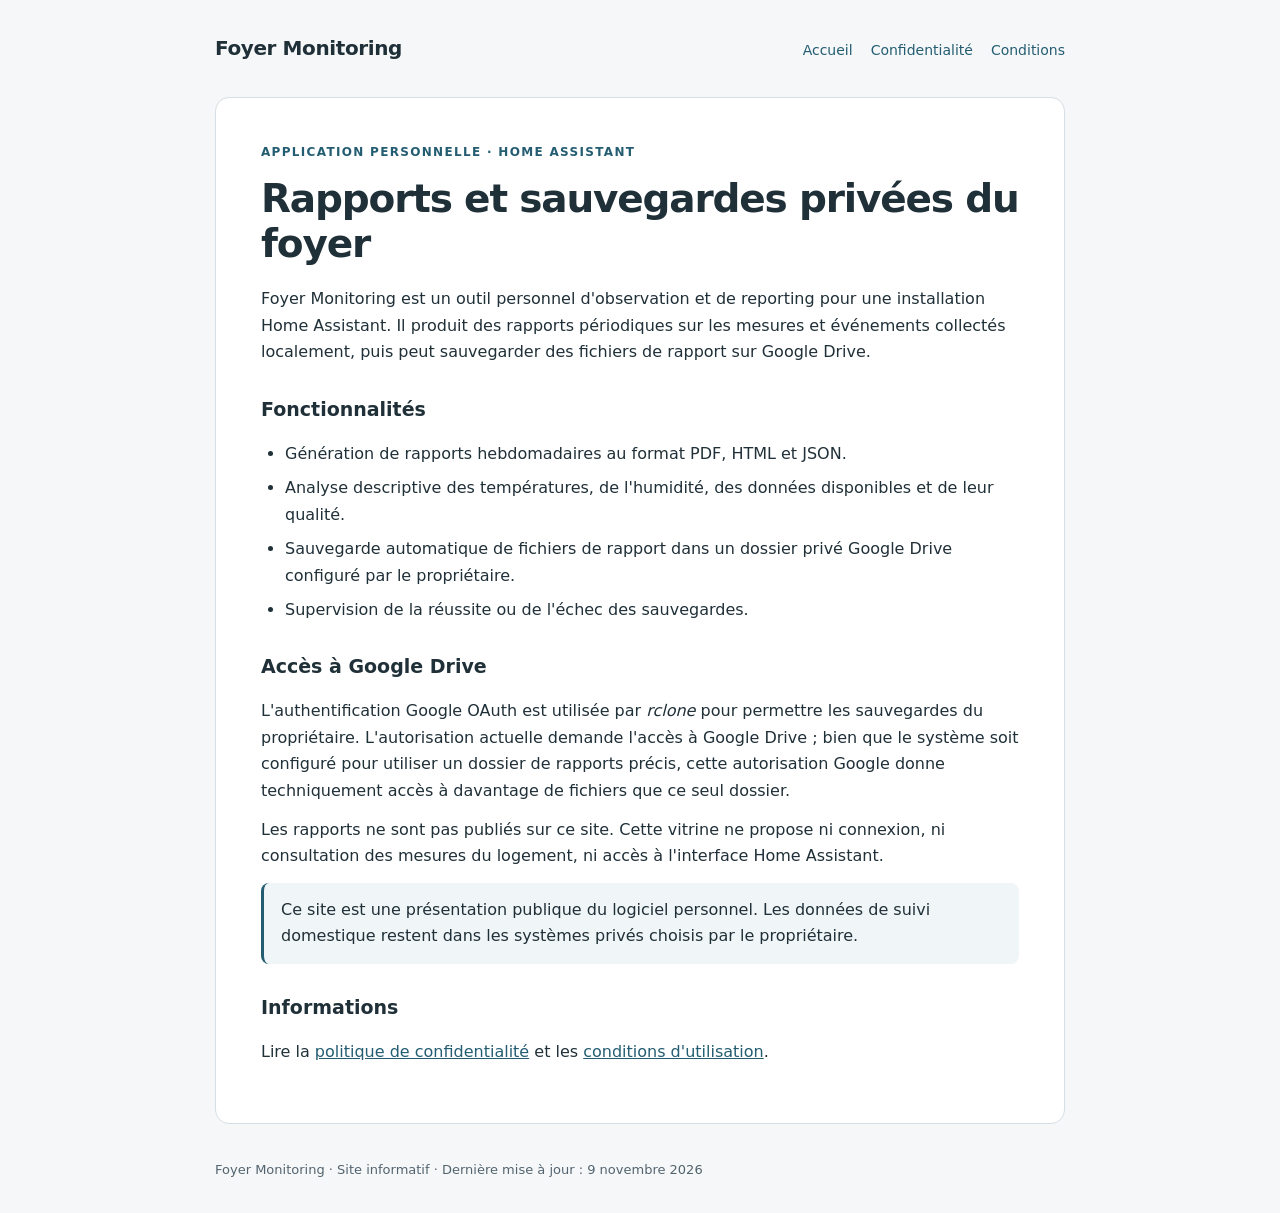
<file: index.html>
<!doctype html>
<html lang="fr"><head><meta charset="utf-8"><meta name="viewport" content="width=device-width,initial-scale=1"><meta name="robots" content="index,follow"><meta name="description" content="Foyer Monitoring, outil personnel de génération et sauvegarde de rapports domotiques."><title>Foyer Monitoring — Présentation</title><link rel="stylesheet" href="style.css"></head>
<body><header><strong>Foyer Monitoring</strong><nav aria-label="Navigation"><a href="index.html" aria-current="page">Accueil</a><a href="confidentialite.html">Confidentialité</a><a href="conditions.html">Conditions</a></nav></header>
<main><p class="eyebrow">Application personnelle · Home Assistant</p><h1>Rapports et sauvegardes privées du foyer</h1>
<p>Foyer Monitoring est un outil personnel d'observation et de reporting pour une installation Home Assistant. Il produit des rapports périodiques sur les mesures et événements collectés localement, puis peut sauvegarder des fichiers de rapport sur Google Drive.</p>
<h2>Fonctionnalités</h2><ul><li>Génération de rapports hebdomadaires au format PDF, HTML et JSON.</li><li>Analyse descriptive des températures, de l'humidité, des données disponibles et de leur qualité.</li><li>Sauvegarde automatique de fichiers de rapport dans un dossier privé Google Drive configuré par le propriétaire.</li><li>Supervision de la réussite ou de l'échec des sauvegardes.</li></ul>
<h2>Accès à Google Drive</h2><p>L'authentification Google OAuth est utilisée par <em>rclone</em> pour permettre les sauvegardes du propriétaire. L'autorisation actuelle demande l'accès à Google Drive ; bien que le système soit configuré pour utiliser un dossier de rapports précis, cette autorisation Google donne techniquement accès à davantage de fichiers que ce seul dossier.</p>
<p>Les rapports ne sont pas publiés sur ce site. Cette vitrine ne propose ni connexion, ni consultation des mesures du logement, ni accès à l'interface Home Assistant.</p>
<p class="note">Ce site est une présentation publique du logiciel personnel. Les données de suivi domestique restent dans les systèmes privés choisis par le propriétaire.</p>
<h2>Informations</h2><p>Lire la <a href="confidentialite.html">politique de confidentialité</a> et les <a href="conditions.html">conditions d'utilisation</a>.</p>
</main><footer>Foyer Monitoring · Site informatif · Dernière mise à jour : 9 novembre 2026</footer></body></html>
</file>
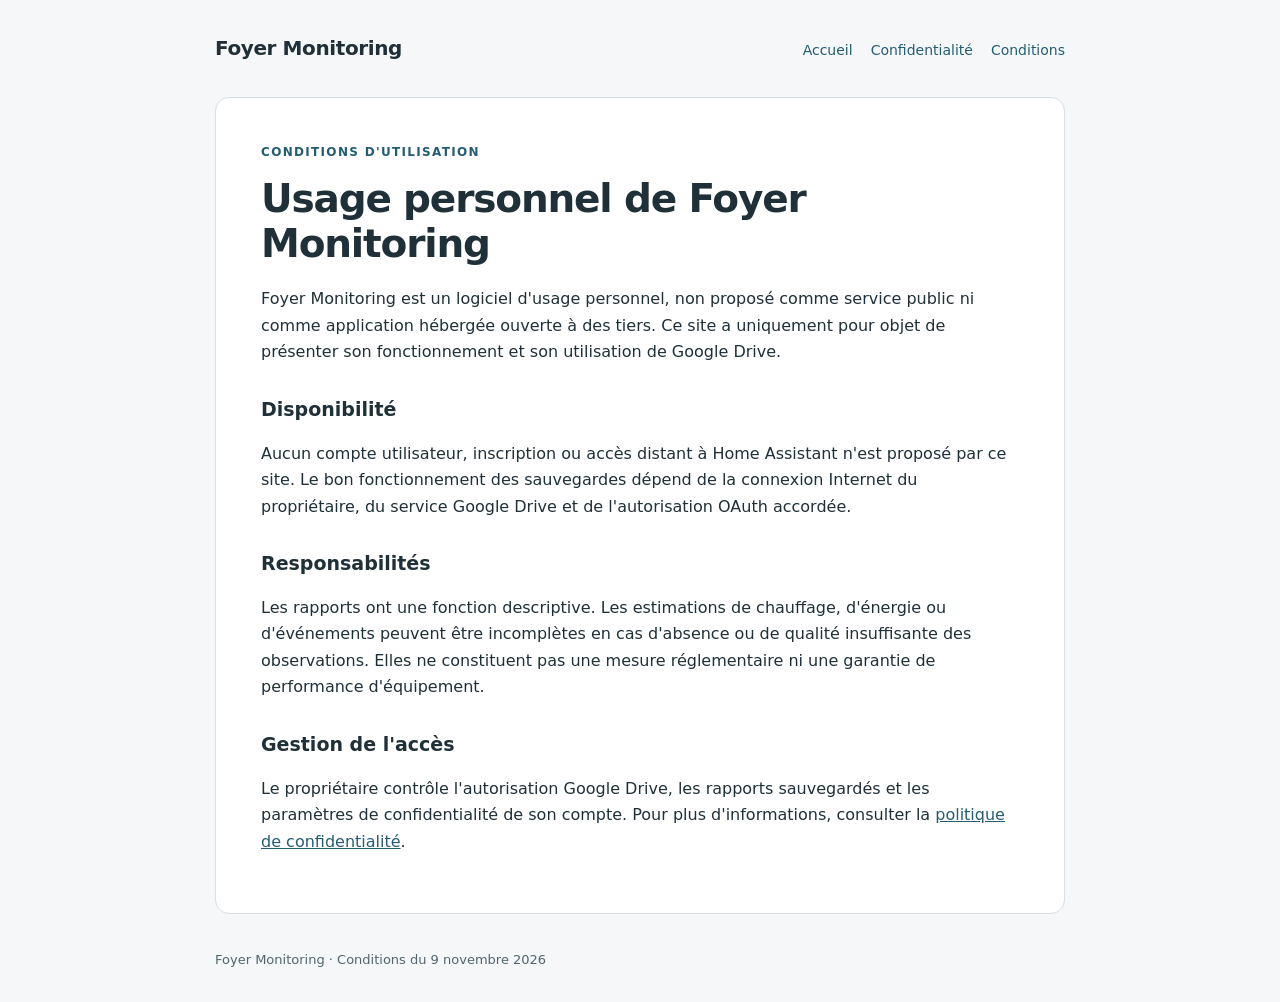
<file: conditions.html>
<!doctype html>
<html lang="fr"><head><meta charset="utf-8"><meta name="viewport" content="width=device-width,initial-scale=1"><meta name="robots" content="index,follow"><title>Conditions d'utilisation — Foyer Monitoring</title><link rel="stylesheet" href="style.css"></head><body><header><strong>Foyer Monitoring</strong><nav aria-label="Navigation"><a href="index.html">Accueil</a><a href="confidentialite.html">Confidentialité</a><a href="conditions.html" aria-current="page">Conditions</a></nav></header><main>
<p class="eyebrow">Conditions d'utilisation</p><h1>Usage personnel de Foyer Monitoring</h1>
<p>Foyer Monitoring est un logiciel d'usage personnel, non proposé comme service public ni comme application hébergée ouverte à des tiers. Ce site a uniquement pour objet de présenter son fonctionnement et son utilisation de Google Drive.</p>
<h2>Disponibilité</h2><p>Aucun compte utilisateur, inscription ou accès distant à Home Assistant n'est proposé par ce site. Le bon fonctionnement des sauvegardes dépend de la connexion Internet du propriétaire, du service Google Drive et de l'autorisation OAuth accordée.</p>
<h2>Responsabilités</h2><p>Les rapports ont une fonction descriptive. Les estimations de chauffage, d'énergie ou d'événements peuvent être incomplètes en cas d'absence ou de qualité insuffisante des observations. Elles ne constituent pas une mesure réglementaire ni une garantie de performance d'équipement.</p>
<h2>Gestion de l'accès</h2><p>Le propriétaire contrôle l'autorisation Google Drive, les rapports sauvegardés et les paramètres de confidentialité de son compte. Pour plus d'informations, consulter la <a href="confidentialite.html">politique de confidentialité</a>.</p>
</main><footer>Foyer Monitoring · Conditions du 9 novembre 2026</footer></body></html>
</file>
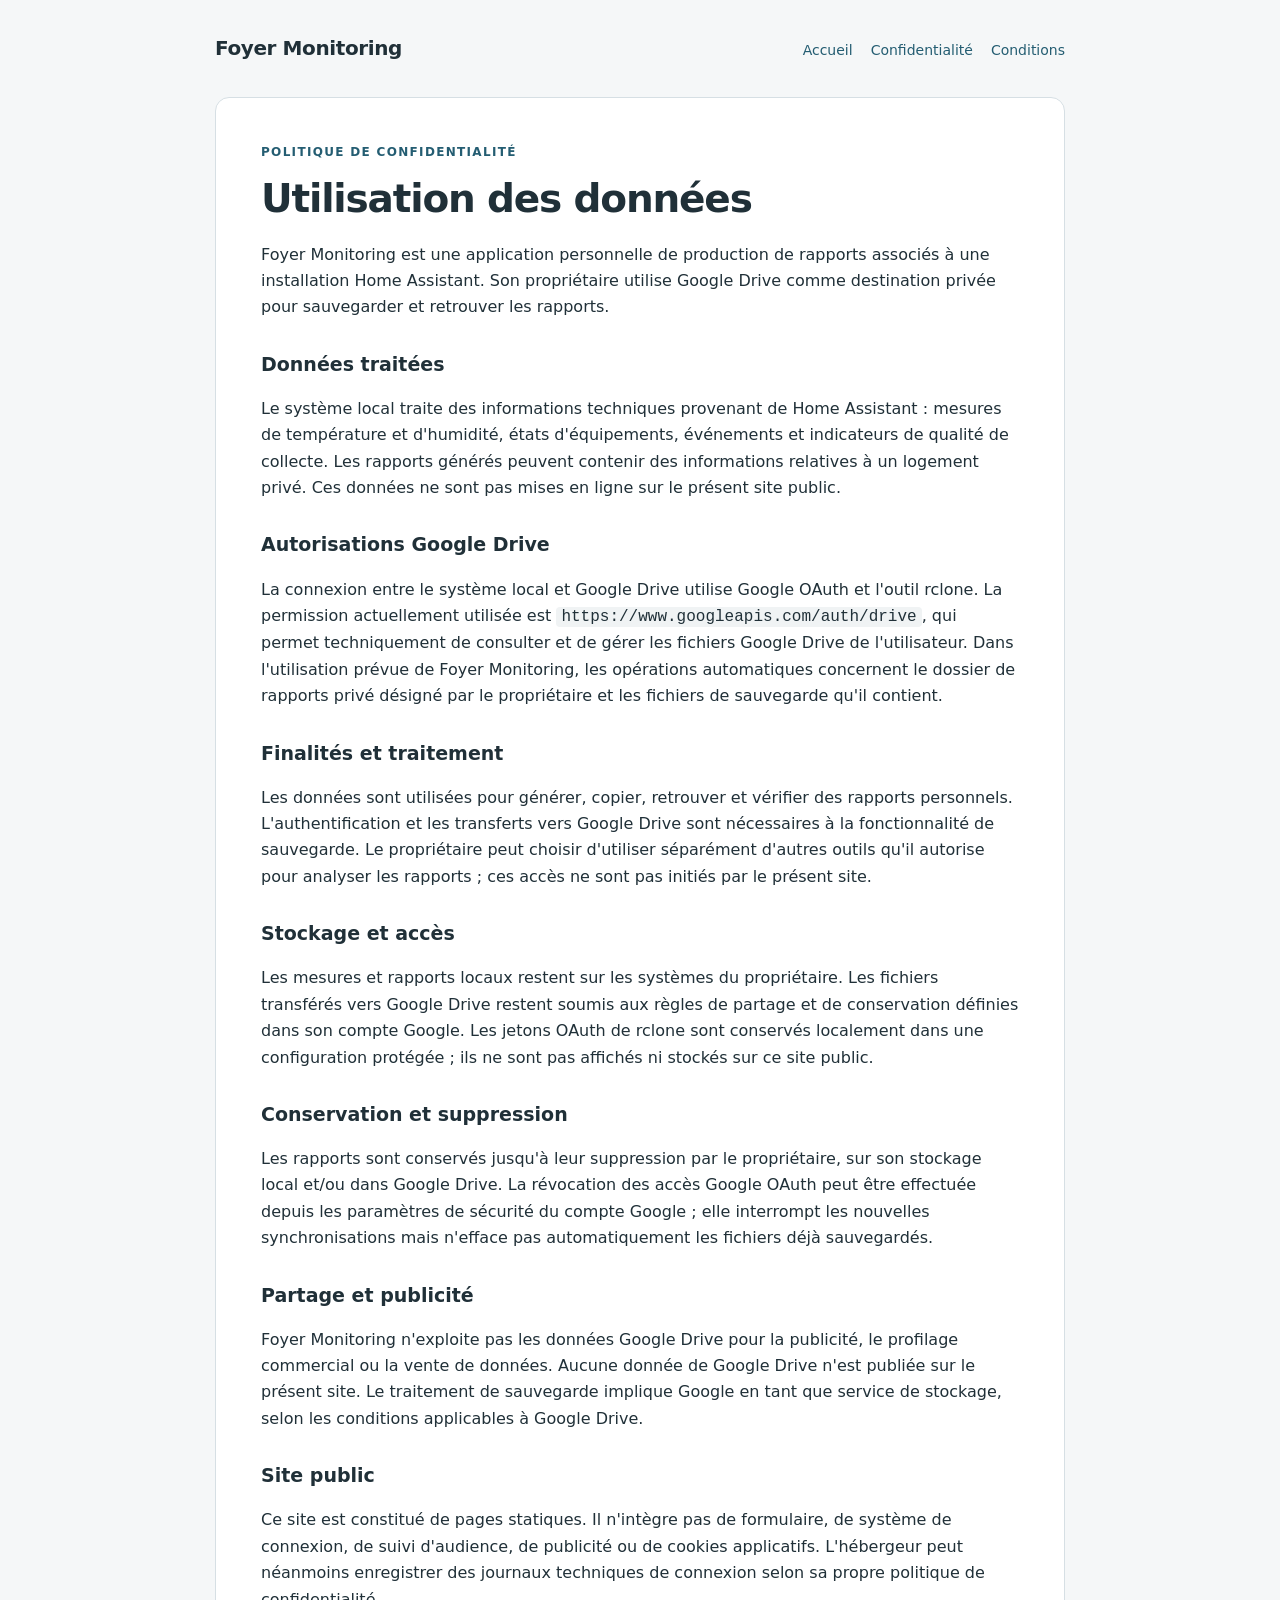
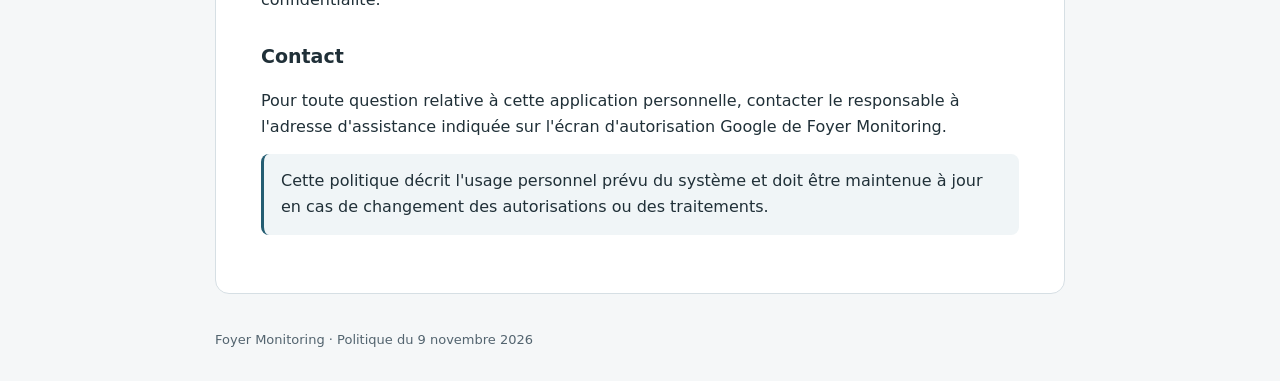
<file: confidentialite.html>
<!doctype html>
<html lang="fr"><head><meta charset="utf-8"><meta name="viewport" content="width=device-width,initial-scale=1"><meta name="robots" content="index,follow"><meta name="description" content="Politique de confidentialité de Foyer Monitoring."><title>Confidentialité — Foyer Monitoring</title><link rel="stylesheet" href="style.css"></head>
<body><header><strong>Foyer Monitoring</strong><nav aria-label="Navigation"><a href="index.html">Accueil</a><a href="confidentialite.html" aria-current="page">Confidentialité</a><a href="conditions.html">Conditions</a></nav></header><main>
<p class="eyebrow">Politique de confidentialité</p><h1>Utilisation des données</h1>
<p>Foyer Monitoring est une application personnelle de production de rapports associés à une installation Home Assistant. Son propriétaire utilise Google Drive comme destination privée pour sauvegarder et retrouver les rapports.</p>
<h2>Données traitées</h2><p>Le système local traite des informations techniques provenant de Home Assistant : mesures de température et d'humidité, états d'équipements, événements et indicateurs de qualité de collecte. Les rapports générés peuvent contenir des informations relatives à un logement privé. Ces données ne sont pas mises en ligne sur le présent site public.</p>
<h2>Autorisations Google Drive</h2><p>La connexion entre le système local et Google Drive utilise Google OAuth et l'outil rclone. La permission actuellement utilisée est <code>https://www.googleapis.com/auth/drive</code>, qui permet techniquement de consulter et de gérer les fichiers Google Drive de l'utilisateur. Dans l'utilisation prévue de Foyer Monitoring, les opérations automatiques concernent le dossier de rapports privé désigné par le propriétaire et les fichiers de sauvegarde qu'il contient.</p>
<h2>Finalités et traitement</h2><p>Les données sont utilisées pour générer, copier, retrouver et vérifier des rapports personnels. L'authentification et les transferts vers Google Drive sont nécessaires à la fonctionnalité de sauvegarde. Le propriétaire peut choisir d'utiliser séparément d'autres outils qu'il autorise pour analyser les rapports ; ces accès ne sont pas initiés par le présent site.</p>
<h2>Stockage et accès</h2><p>Les mesures et rapports locaux restent sur les systèmes du propriétaire. Les fichiers transférés vers Google Drive restent soumis aux règles de partage et de conservation définies dans son compte Google. Les jetons OAuth de rclone sont conservés localement dans une configuration protégée ; ils ne sont pas affichés ni stockés sur ce site public.</p>
<h2>Conservation et suppression</h2><p>Les rapports sont conservés jusqu'à leur suppression par le propriétaire, sur son stockage local et/ou dans Google Drive. La révocation des accès Google OAuth peut être effectuée depuis les paramètres de sécurité du compte Google ; elle interrompt les nouvelles synchronisations mais n'efface pas automatiquement les fichiers déjà sauvegardés.</p>
<h2>Partage et publicité</h2><p>Foyer Monitoring n'exploite pas les données Google Drive pour la publicité, le profilage commercial ou la vente de données. Aucune donnée de Google Drive n'est publiée sur le présent site. Le traitement de sauvegarde implique Google en tant que service de stockage, selon les conditions applicables à Google Drive.</p>
<h2>Site public</h2><p>Ce site est constitué de pages statiques. Il n'intègre pas de formulaire, de système de connexion, de suivi d'audience, de publicité ou de cookies applicatifs. L'hébergeur peut néanmoins enregistrer des journaux techniques de connexion selon sa propre politique de confidentialité.</p>
<h2>Contact</h2><p>Pour toute question relative à cette application personnelle, contacter le responsable à l'adresse d'assistance indiquée sur l'écran d'autorisation Google de Foyer Monitoring.</p>
<p class="note">Cette politique décrit l'usage personnel prévu du système et doit être maintenue à jour en cas de changement des autorisations ou des traitements.</p>
</main><footer>Foyer Monitoring · Politique du 9 novembre 2026</footer></body></html>
</file>
<file: style.css>
:root{color-scheme:light;--ink:#203038;--muted:#53646f;--border:#d6dfe4;--paper:#fff;--bg:#f5f7f8;--accent:#245d72}*{box-sizing:border-box}body{margin:0;background:var(--bg);color:var(--ink);font:16px/1.65 system-ui,-apple-system,BlinkMacSystemFont,"Segoe UI",sans-serif}header,main,footer{width:min(850px,calc(100% - 40px));margin:auto}header{padding:32px 0 18px;display:flex;justify-content:space-between;gap:16px;align-items:baseline;flex-wrap:wrap}header strong{font-size:20px;letter-spacing:-.02em}nav{display:flex;flex-wrap:wrap;gap:18px}a{color:var(--accent)}nav a{text-decoration:none;font-size:14px}nav a:hover{text-decoration:underline}main{margin:14px auto 35px;background:var(--paper);border:1px solid var(--border);border-radius:14px;padding:clamp(23px,5vw,45px)}h1{font-size:clamp(27px,4.5vw,39px);line-height:1.15;margin:0 0 20px;letter-spacing:-.03em}h2{margin-top:28px;font-size:19px}p{margin:13px 0}ul{padding-left:24px}li{margin:8px 0}.eyebrow{color:var(--accent);font-size:12px;font-weight:750;letter-spacing:.11em;text-transform:uppercase;margin:0 0 14px}.note{background:#f0f5f7;padding:14px 17px;border-radius:8px;border-left:3px solid var(--accent)}footer{color:var(--muted);padding-bottom:32px;font-size:13px}code{white-space:normal;overflow-wrap:anywhere;background:#f0f3f4;padding:1px 5px;border-radius:4px}@media(max-width:500px){header{padding-top:22px}main{margin-top:10px}}@media print{body{background:white}main{border:0;padding:0}header,footer{display:none}}
</file>
